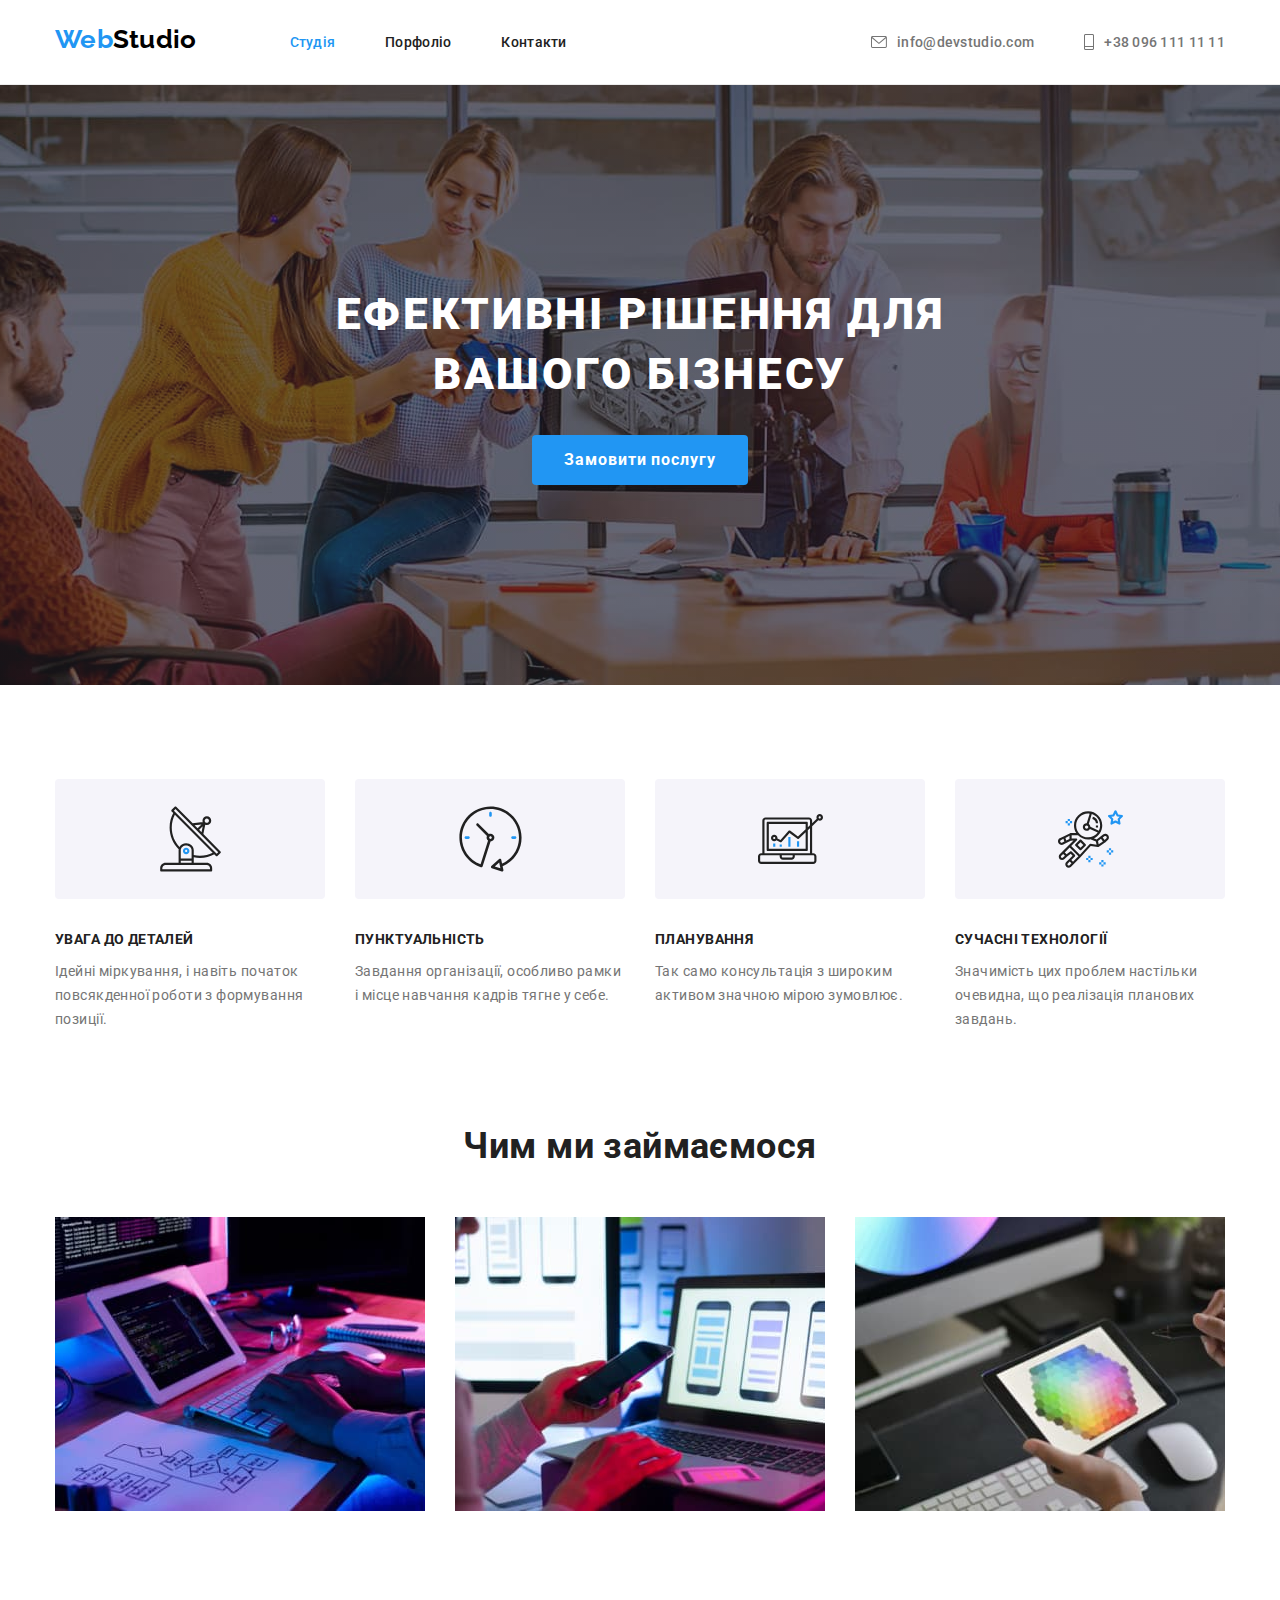
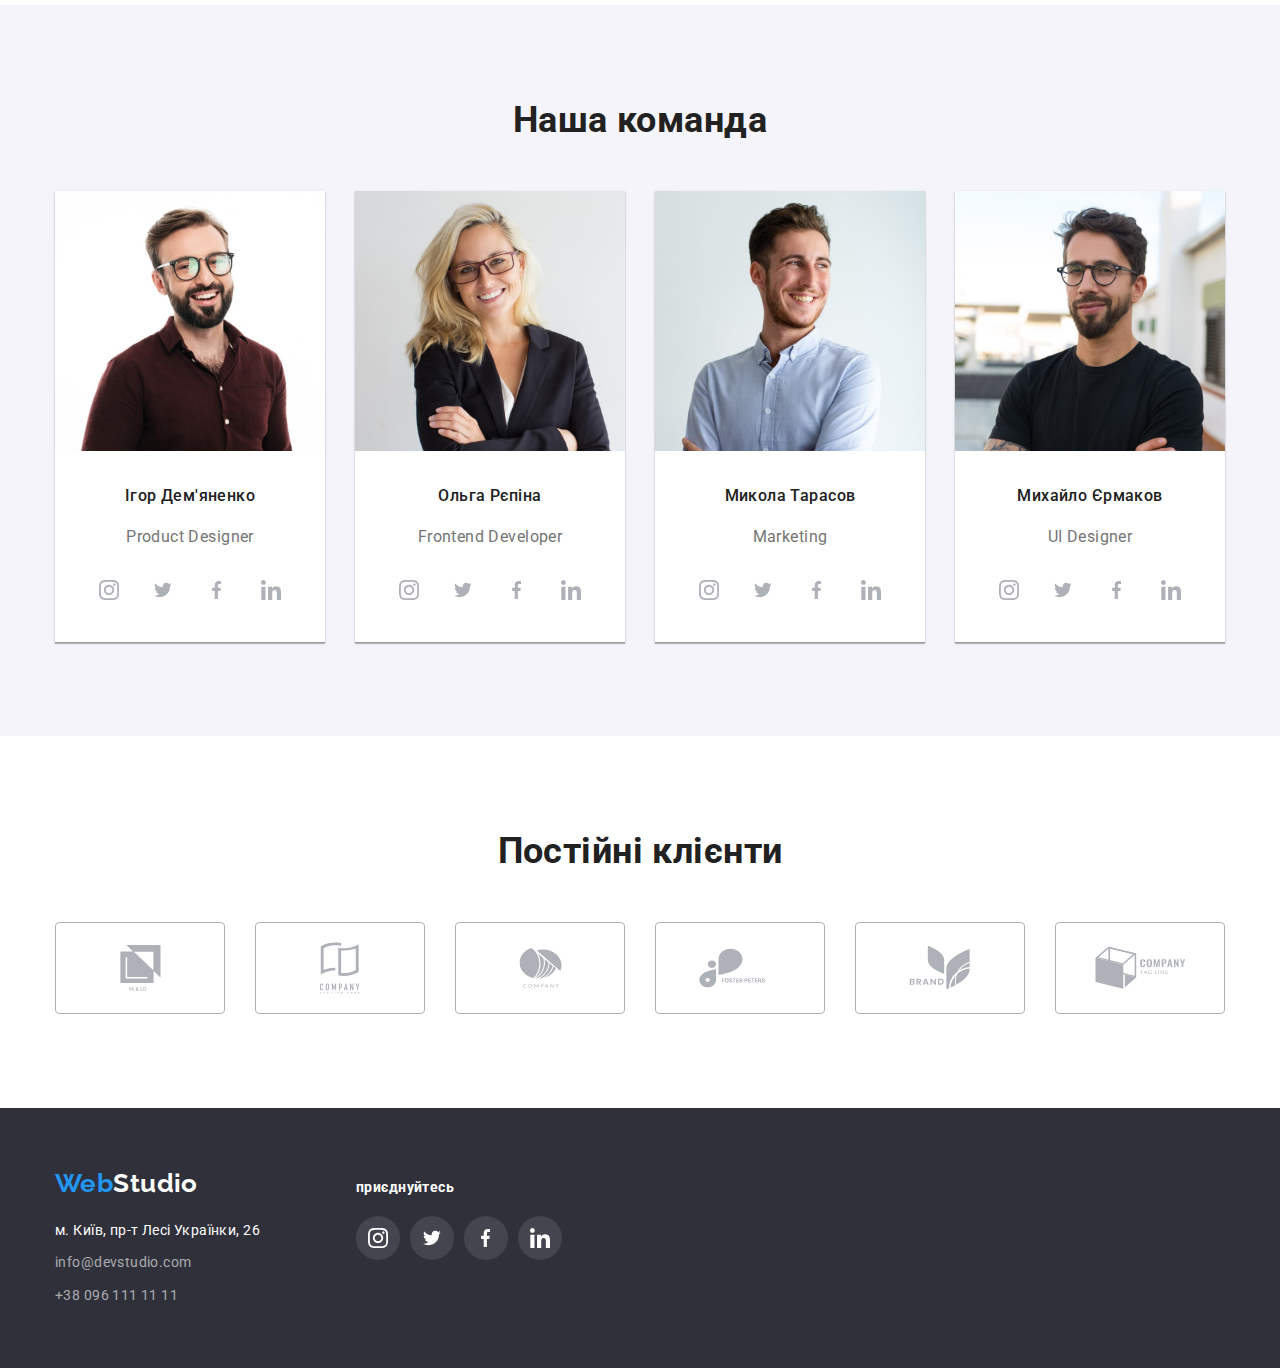
<file: index.html>
<!DOCTYPE html>
<html lang="uk">
  <head>
    <meta charset="UTF-8" />
    <meta http-equiv="X-UA-Compatible" content="IE=edge" />
    <meta name="viewport" content="width=device-width, initial-scale=1.0" />
    <title>Студія</title>
    <link rel="preconnect" href="https://fonts.googleapis.com" />
    <link rel="preconnect" href="https://fonts.gstatic.com" crossorigin />
    <link
      href="https://fonts.googleapis.com/css2?family=Raleway:wght@700&family=Roboto:wght@400;500;700&display=swap"
      rel="stylesheet"
    />
    <link
      rel="stylesheet"
      href="https://cdnjs.cloudflare.com/ajax/libs/modern-normalize/1.1.0/modern-normalize.min.css"
    />
    <link rel="stylesheet" href="./css/styles.css" />
  </head>
  <body>
    <!-- Шапка-->
    <header class="header">
      <div class="container main">
        <nav class="site-nav">
          <a href="" class="logo"> <span class="accent">Web</span>Studio</a>
          <ul class="site-nav list">
            <li class="item"><a href="" class="link current">Студія</a></li>
            <li class="item">
              <a href="./portfolio.html" class="link">Порфоліо</a>
            </li>
            <li class="item"><a href="" class="link">Контакти</a></li>
          </ul>
        </nav>
        <ul class="site-contact list">
          <li class="item">
            <a href="mailto:info@devstudio.com" class="link link-mail"
              >
              <svg class="mail-icon" width="16" height="12">
                <use href="./images/icons.svg#icon-mail"></use>
              </svg>
              info@devstudio.com </a> 
          </li>
          <li class="item">
            <a href="tel:+380961111111" class="tel"> 
              <svg class="phone-icon" width="10" height="16">
              <use href="./images/icons.svg#icon-phone"></use>
            
            </svg>+38 096 111 11 11</a>
          </li>
        </ul>
      </div>
    </header>
    <main>
      <!-- Секція HERO-->
      
      <section class="hero">
        <div class="overlay">
          <h1 class="title-hero">Ефективні рішення для вашого бізнесу</h1>
          <button type="button" class="hero-button">Замовити послугу</button>
        </div>
      </section>
      <!-- Секція Якості-->
      <section class="section">
        <div class="container">
          <h2 class="section-title quality">Якості</h2>
          <ul class="section-list list">
            <li class="item attention">
              <div class="pictures">
                <svg class="antenna-icon" width="65" height="70" >
                  <use href="./images/icons.svg#icon-antenna">
                
                  </use>
                </svg>
              </div>
              <h3 class="section-title-list">УВАГА ДО ДЕТАЛЕЙ</h3>
              <p>
                Ідейні міркування, і навіть початок повсякденної роботи з
                формування позиції.
              </p>
            </li>
            <li class="item punctuality">
              <div class="pictures">
                <svg class="antenna-icon" width="65" height="70" >
                  <use href="./images/icons.svg#icon-clock">
                
                  </use>
                </svg>
              </div>
              <h3 class="section-title-list">ПУНКТУАЛЬНІСТЬ</h3>
              <p>
                Завдання організації, особливо рамки і місце навчання кадрів
                тягне у себе.
              </p>
            </li>
            <li class="item plan">
              <div class="pictures">
                <svg class="antenna-icon" width="65" height="70" >
                  <use href="./images/icons.svg#icon-diagram">
                
                  </use>
                </svg>
              </div>
              <h3 class="section-title-list">ПЛАНУВАННЯ</h3>
              <p>
                Так само консультація з широким активом значною мірою зумовлює.
              </p>
            </li>
            <li class="item technics">
              <div class="pictures">
                <svg class="antenna-icon" width="65" height="70" >
                  <use href="./images/icons.svg#icon-astronaut">
                
                  </use>
                </svg>
              </div>
              <h3 class="section-title-list">СУЧАСНІ ТЕХНОЛОГІЇ</h3>
              <p>
                Значимість цих проблем настільки очевидна, що реалізація
                планових завдань.
              </p>
            </li>
          </ul>
        </div>
      </section>
      <!--Секція чим займаємося-->
      <section class="section work">
        <div class="container">
          <h2 class="section-title">Чим ми займаємося</h2>
          <ul class="work-list list">
            <li class="list">
              <img
                src="images/box1.jpg"
                alt="tablet on the table"
                width="370"
              />
            </li>
            <li class="list">
              <img src="images/box2.jpg" alt="phone in hand" width="370" />
            </li>
            <li class="list">
              <img
                src="images/box3.jpg"
                alt="tablet with bright picture in hands"
                width="370"
              />
            </li>
          </ul>
        </div>
      </section>

      <!-- Секція Команда-->
      <section class="section section-team">
        <div class="container">
          <h2 class="section-title">Наша команда</h2>
          <ul class="team-list list">
            <li class="item last">
              <img src="images/img.jpg" alt="man" width="270" />
              <h3 class="name">Ігор Дем'яненко</h3>
              <p class="position">Product Designer</p>
              
                <ul class="list team-social">
                  <li class="item"> <a href="" class="icon"><svg width="20" height="20" >
                    <use href="./images/icons.svg#icon-insta">
                
                    </use>
                  </svg> </a></li>
                
                  <li class="item"> <a href="" class="icon"><svg width="20" height="16" >
                    <use href="./images/icons.svg#icon-twitter">
                
                    </use>
                  </svg></a></li>
                  <li class="item"> <a href="" class="icon"><svg  width="10" height="20" >
                    <use href="./images/icons.svg#icon-facebook">
                
                    </use>
                  </svg></a></li>
                  <li class="item"> <a href="" class="icon"><svg  width="20" height="20" >
                    <use href="./images/icons.svg#icon-linkedin">
                
                    </use>
                  </svg></a></li>
                </ul>
          
             
            </li>
            <li class="item last">
              <img src="images/img(1).jpg" alt="woman" width="270" />
              <h3 class="name">Ольга Рєпіна</h3>
              <p class="position">Frontend Developer</p>
              
                <ul class="list team-social">
                  <li class="item"> <a href="" class="icon"><svg width="20" height="20" >
                    <use href="./images/icons.svg#icon-insta">
                
                    </use>
                  </svg> </a></li>
                
                  <li class="item"> <a href="" class="icon"> <svg width="20" height="16" >
                    <use href="./images/icons.svg#icon-twitter">
                
                    </use>
                  </svg></a></li>
                  <li class="item"> <a href="" class="icon">  <svg width="10" height="20" >
                    <use href="./images/icons.svg#icon-facebook">
                
                    </use>
                  </svg></a></li>
                  <li class="item"> <a href="" class="icon"> <svg width="20" height="20" >
                    <use href="./images/icons.svg#icon-linkedin">
                
                    </use>
                  </svg></a></li>
                </ul>
             
            </li>
            <li class="item last">
              <img src="images/img(2).jpg" alt="man" width="270" />
              <h3 class="name">Микола Тарасов</h3>
              <p class="position">Marketing</p>
              
                <ul class="list team-social">
                  <li class="item"> <a href="" class="icon"><svg width="20" height="20" >
                    <use href="./images/icons.svg#icon-insta">
                
                    </use>
                  </svg> </a></li>
                
                  <li class="item"> <a href="" class="icon"> <svg width="20" height="16" >
                    <use href="./images/icons.svg#icon-twitter">
                
                    </use>
                  </svg></a></li>
                  <li class="item"> <a href="" class="icon"><svg width="10" height="20" >
                    <use href="./images/icons.svg#icon-facebook">
                
                    </use>
                  </svg></a></li>
                  <li class="item"> <a href="" class="icon"> <svg width="20" height="20" >
                    <use href="./images/icons.svg#icon-linkedin">
                
                    </use>
                  </svg></a></li>
                </ul>
              
            </li>
            <li class="item last">
              <img src="images/img(3).jpg" alt="man" width="270" />
              <h3 class="name">Михайло Єрмаков</h3>
              <p class="position">UI Designer</p>
              
                <ul class="list team-social">
                  <li class="item"> <a href="" class="icon"><svg width="20" height="20" >
                    <use href="./images/icons.svg#icon-insta">
                
                    </use>
                  </svg> </a></li>
                
                  <li class="item"> <a href="" class="icon"> <svg width="20" height="16" >
                    <use href="./images/icons.svg#icon-twitter">
                
                    </use>
                  </svg></a></li>
                  <li class="item"> <a href="" class="icon"><svg width="10" height="20" >
                    <use href="./images/icons.svg#icon-facebook">
                
                    </use>
                  </svg></a> </li>
                  <li class="item"> <a href="" class="icon"><svg width="20" height="20" >
                    <use href="./images/icons.svg#icon-linkedin">
                
                    </use>
                  </svg></a></li>
                </ul>
              
            </li>
          </ul>
        </div>
      </section>
      <!-- Секція Постійні клієнти -->
      <section class="section">
        <div class="container">
          <h2 class="section-title">Постійні клієнти</h2>
          <ul class="client-list list">
            <li class="item"> <a href=""class="link areal"><svg class="client-icon" width="41" height="46">
              <use href="./images/icons.svg#icon-client-1"></use>
            </svg></a></li>
            <li class="item"> <a href="" class="link areal"><svg class="client-icon" width="40" height="52">
              <use href="./images/icons.svg#icon-client-2"></use>
            </svg></a></li>
            <li class="item"> <a href="" class="link areal"><svg class="client-icon" width="43" height="41">
              <use href="./images/icons.svg#icon-client-3"></use>
            </svg></a></li>
            <li class="item"> <a href="" class="link areal"><svg class="client-icon" width="84" height="40">
              <use href="./images/icons.svg#icon-client-4"></use>
            </svg></a></li>
            <li class="item"> <a href="" class="link areal"><svg class="client-icon" width="62" height="45">
              <use href="./images/icons.svg#icon-client-5"></use>
            </svg></a></li>
            <li class="item"> <a href="" class="link areal"><svg class="client-icon" width="93" height="43">
              <use href="./images/icons.svg#icon-client-6"></use>
            </svg></a></li>
          </ul>
        </div>
      </section>
    </main>
    <!--підвал-->
    <footer class="footer">
<div class="container footer-item">

      <div class=" footer-container">

    <a href="" class="footer-logo">
      <span class="accent">Web</span>Studio</a
    >
    <address class="site-adress">
      <ul class="site-adress list">
        <li class="item">
          <a href="" class="link"> м. Київ, пр-т Лесі Українки, 26</a>
        </li>
        <li class="item">
          <a href="mailto:info@devstudio.com" class="link-contact"
            >info@devstudio.com</a
          >
        </li>
        <li class="item">
          <a href="tel:+380961111111" class="link-contact"
            >+38 096 111 11 11</a
          >
        </li>
      </ul>
    </address>
  </div>

    <div class="container-icon">
      <p class="footer-tittle">приєднуйтесь</p> 
      <ul class="list footer-icons">
        <li class="item"> <a href="" class="icon"><svg width="20" height="20" >
          <use href="./images/icons.svg#icon-insta">
      
          </use>
        </svg> </a></li>
      
        <li class="item"> <a href="" class="icon"><svg width="20" height="16" >
          <use href="./images/icons.svg#icon-twitter">
      
          </use>
        </svg></a></li>
        <li class="item"> <a href="" class="icon"><svg  width="10" height="20" >
          <use href="./images/icons.svg#icon-facebook">
      
          </use>
        </svg></a></li>
        <li class="item"> <a href="" class="icon"><svg  width="20" height="20" >
          <use href="./images/icons.svg#icon-linkedin">
      
          </use>
        </svg></a></li>
      </ul>
    </div class="container-icon">
  </div>


        
       
      
    </footer>
  </body>
</html>
</file>
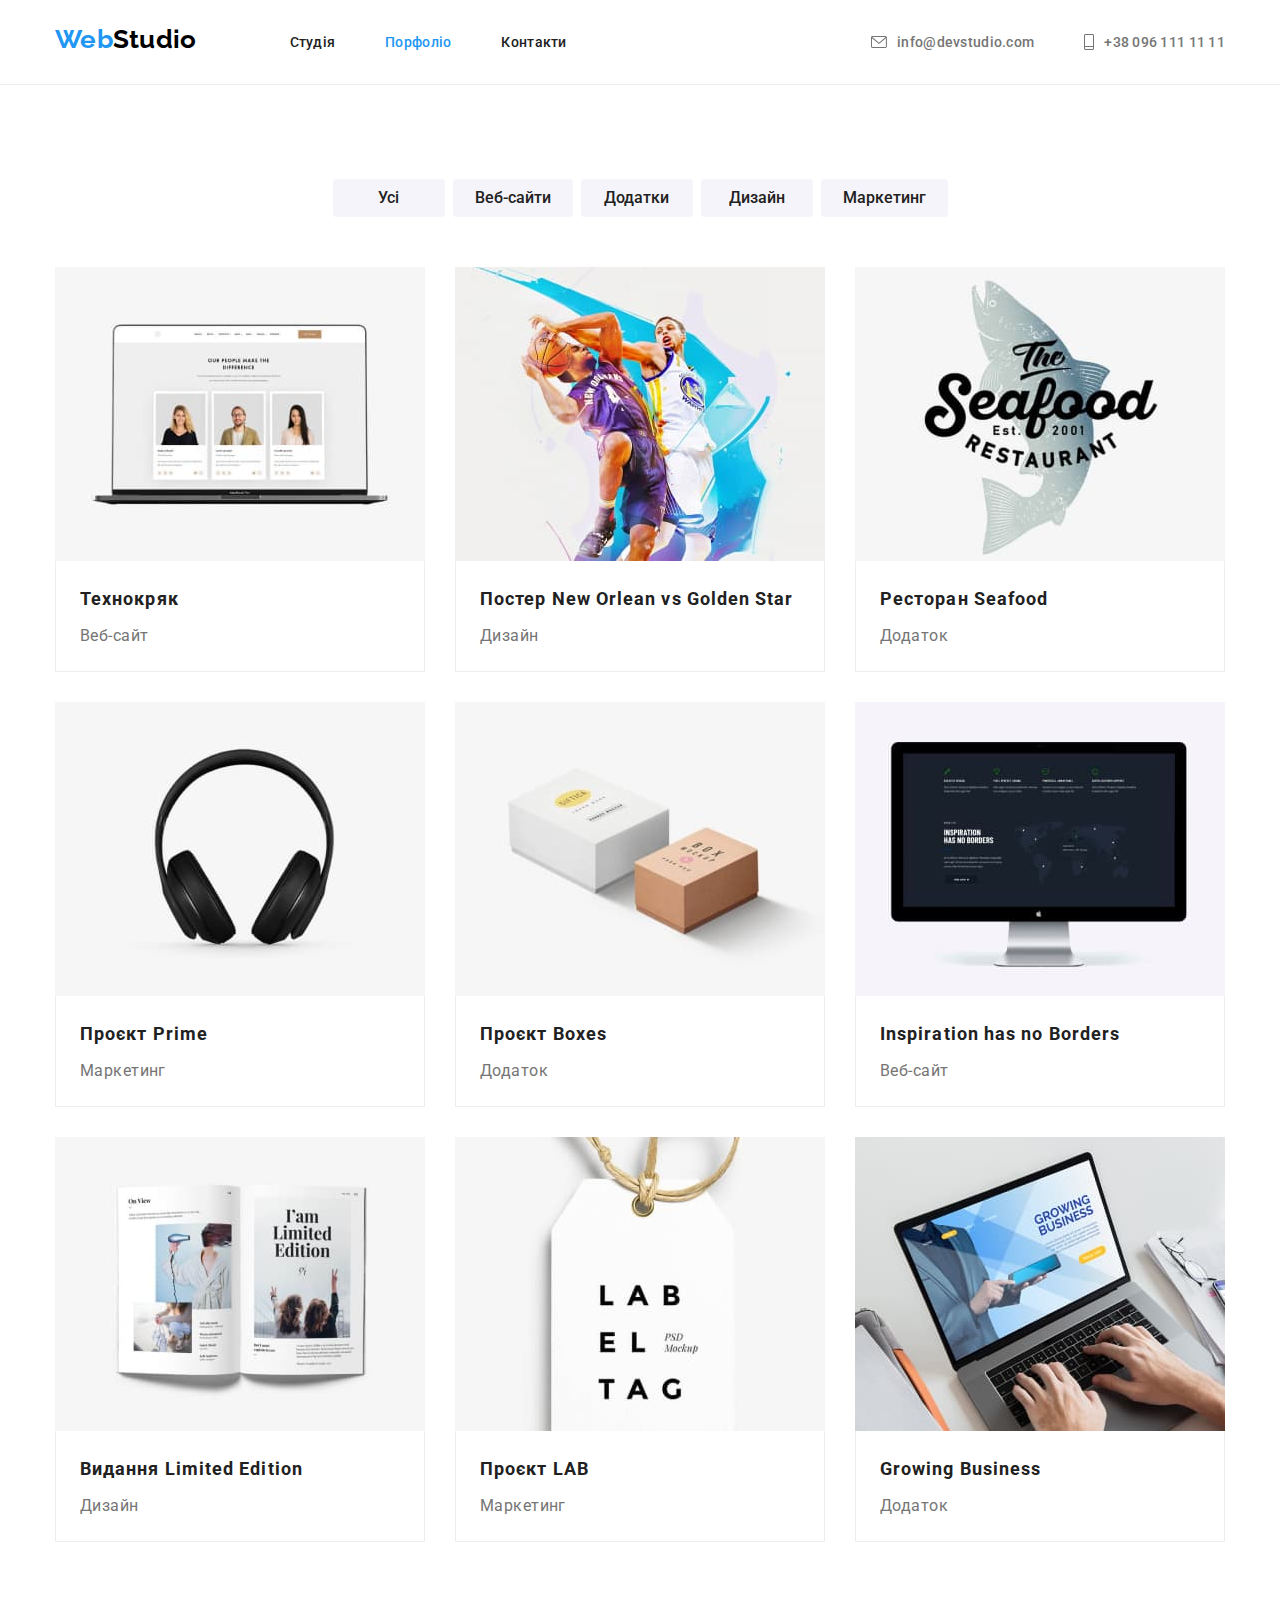
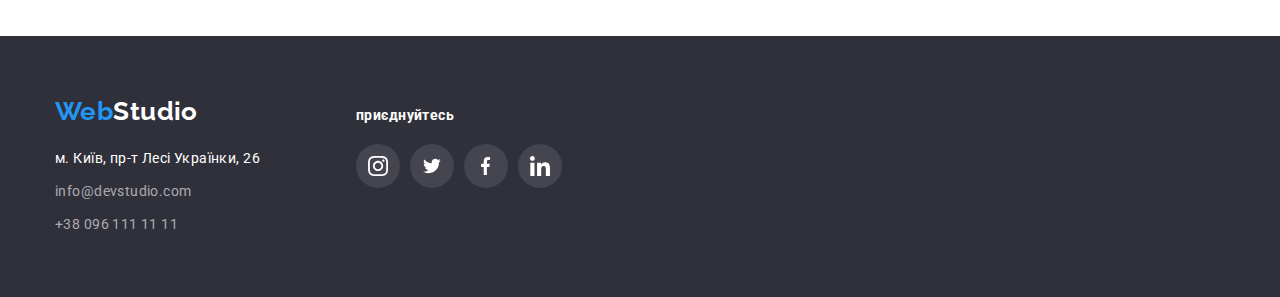
<file: portfolio.html>
<!DOCTYPE html>
<html lang="uk">
  <head>
    <meta charset="UTF-8" />
    <meta http-equiv="X-UA-Compatible" content="IE=edge" />
    <meta name="viewport" content="width=device-width, initial-scale=1.0" />
    <title>Portfolio</title>
    <link rel="preconnect" href="https://fonts.googleapis.com" />
    <link rel="preconnect" href="https://fonts.gstatic.com" crossorigin />
    <link
      href="https://fonts.googleapis.com/css2?family=Raleway:wght@700&family=Roboto:wght@400;500;700&display=swap"
      rel="stylesheet"
    />
    <link
      rel="stylesheet"
      href="https://cdnjs.cloudflare.com/ajax/libs/modern-normalize/1.1.0/modern-normalize.min.css"
    />
    <link rel="stylesheet" href="./css/styles.css" />
  </head>
  <body>
    <header class="header">
      <div class="container main">
        <nav class="site-nav">
          <a href="" class="logo"> <span class="accent">Web</span>Studio</a>
          <ul class="site-nav list">
            <li class="item"><a href="./index.html" class="link">Студія</a></li>
            <li class="item"><a href="" class="link current">Порфоліо</a></li>
            <li class="item"><a href="" class="link">Контакти</a></li>
          </ul>
        </nav>
        <ul class="site-contact list">
          <li class="item">
            <a href="mailto:info@devstudio.com" class="link link-mail"
              ><svg class="mail-icon" width="16" height="12">
                <use href="./images/icons.svg#icon-mail"></use></svg
              >info@devstudio.com</a
            >
          </li>
          <li class="item">
            <a href="tel:+380961111111" class="tel"
              ><svg class="phone-icon" width="10" height="16">
                <use href="./images/icons.svg#icon-phone"></use></svg
              >+38 096 111 11 11</a
            >
          </li>
        </ul>
      </div>
    </header>
    <main>
      <!-- Hero section -->
      <section class="section">
        <div class="container">
          <h1 class="types">Види робіт</h1>
          <div class="container-btn">
            <ul class="list btn-work">
              <li class="item">
                <button type="button" class="button">Усі</button>
              </li>
              <li class="item">
                <button type="button" class="button">Веб-сайти</button>
              </li>
              <li class="item">
                <button type="button" class="button">Додатки</button>
              </li>
              <li class="item">
                <button type="button" class="button">Дизайн</button>
              </li>
              <li class="item">
                <button type="button" class="button">Маркетинг</button>
              </li>
            </ul>
          </div>
          <ul class="list portfolio-list">
            <li class="item">
              <a href="" class="image">
                 <img
                  src="./images/portfolio/img-1.jpg"
                  alt="Технокряк"
                  width="370"
                  height="294"
                
              />
              <div class="portfolio-img">
                <h2 class="signature ">Технокряк</h2>
                <p class="text">Веб-сайт</p>
              </div>
            </a>
              </li>

            <li class="item">
              <a href="" class="image"
                ><img
                  src="./images/portfolio/img-2.jpg"
                  alt="Постер"
                  width="370"
                  height="294"
                  
              />
              <div class="portfolio-img">
                <h2 class="signature">Постер New Orlean vs Golden Star</h2>
                <p class="text">Дизайн</p>
              </div></a>
            </li>
            <li class="item">
              <a href=""class="image"
                ><img
                  src="./images/portfolio/img-3.jpg"
                  alt="Ресторан"
                  width="370"
                  height="294"
                 
              /> 
              <div class="portfolio-img">
                <h2 class="signature">Ресторан Seafood</h2>
                <p class="text">Додаток</p>
              </div></a>
            </li>
            <li class="item">
              <a href="" class="image"
                ><img
                  src="./images/portfolio/img-4.jpg"
                  alt="Prime"
                  width="370"
                  height="294"
                  
              /> 

              <div class="portfolio-img">
                <h2 class="signature">Проєкт Prime</h2>
                <p class="text">Маркетинг</p>
              </div> </a>
            </li>
            <li class="item">
              <a href="" class="image"
                ><img
                  src="./images/portfolio/img-5.jpg"
                  alt="Boxes"
                  width="370"
                  height="294"
                  
              /> 
              <div class="portfolio-img">
                <h2 class="signature">Проєкт Boxes</h2>
                <p class="text">Додаток</p>
              </div> </a>
            </li>
            <li class="item">
              <a href="" class="image"
                ><img
                  src="./images/portfolio/img-6.jpg"
                  alt="Inspiration has no Borders"
                  width="370"
                  height="294"
                  
              /> 

              <div class="portfolio-img">
                <h2 class="signature">Inspiration has no Borders</h2>
                <p class="text">Веб-сайт</p>
              </div> </a>
            </li>
            <li class="item">
              <a href="" class="image"
                ><img
                  src="./images/portfolio/img-7.jpg"
                  alt=" Limited Edition"
                  width="370"
                  height="294"
                  
              /> 

              <div class="portfolio-img">
                <h2 class="signature">Видання Limited Edition</h2>
                <p class="text">Дизайн</p>
              </div> </a>
            </li>
            <li class="item">
              <a href="" class="image"
                ><img
                  src="./images/portfolio/img-8.jpg"
                  alt="LAB"
                  width="370"
                  height="294"
                  
              /> 

              <div class="portfolio-img">
                <h2 class="signature">Проєкт LAB</h2>
                <p class="text">Маркетинг</p>
              </div> </a>
            </li>
            <li class="item">
              <a href="" class="image"
                ><img
                  src="./images/portfolio/img-9.jpg"
                  alt="Growing Business"
                  width="370"
                  height="294"
                  
              /> 

              <div class="portfolio-img">
                <h2 class="signature">Growing Business</h2>
                <p class="text">Додаток</p>
              </div> </a>
            </li>
          </ul>
        </div>
      </section>
    </main>
    <!--  підвал -->
    <footer class="footer">
      <div class="container footer-item">
      
            <div class=" footer-container">
      
          <a href="" class="footer-logo">
            <span class="accent">Web</span>Studio</a
          >
          <address class="site-adress">
            <ul class="site-adress list">
              <li class="item">
                <a href="" class="link"> м. Київ, пр-т Лесі Українки, 26</a>
              </li>
              <li class="item">
                <a href="mailto:info@devstudio.com" class="link-contact"
                  >info@devstudio.com</a
                >
              </li>
              <li class="item">
                <a href="tel:+380961111111" class="link-contact"
                  >+38 096 111 11 11</a
                >
              </li>
            </ul>
          </address>
        </div>
      
          <div class="container-icon">
            <p class="footer-tittle">приєднуйтесь</p> 
            <ul class="list footer-icons">
              <li class="item"> <a href="" class="icon"><svg width="20" height="20" >
                <use href="./images/icons.svg#icon-insta">
            
                </use>
              </svg> </a></li>
            
              <li class="item"> <a href="" class="icon"><svg width="20" height="16" >
                <use href="./images/icons.svg#icon-twitter">
            
                </use>
              </svg></a></li>
              <li class="item"> <a href="" class="icon"><svg  width="10" height="20" >
                <use href="./images/icons.svg#icon-facebook">
            
                </use>
              </svg></a></li>
              <li class="item"> <a href="" class="icon"><svg  width="20" height="20" >
                <use href="./images/icons.svg#icon-linkedin">
            
                </use>
              </svg></a></li>
            </ul>
          </div class="container-icon">
        </div>
      
      
              
             
            
          </footer>
  </body>
</html>
</file>
<file: css/styles.css>
:root {
--primary-white-color: #F5F5F5;
--secondary-color: #2F303A;
--primary-text-color: #212121;
--secondary-text-color: #757575;
--accent-color: #2196F3;
--button-background-color: #F5F4FA;
--text-color-white:  #FFFFFF;
--text-color-black: #000000;
}

.list{
list-style: none;
padding: 0;
margin: 0;
}

h1, h2, h3, h4, h5, h6, p, ul {
margin-top: 0;
margin-bottom: 0;
} 

body {
background-color: var(--text-color-white);
color: var(--secondary-text-color);
font-family: Roboto, sans-serif;
letter-spacing: 0.03em;
font-weight: 400;
font-size: 14px;
line-height: 1.7;
}

img {
    display: block;
    max-width: 100%;
    height: auto;
}

/* Стилі для index.html */

.container {
width: 1200px;
margin-left: auto;
margin-right: auto;
padding-left: 15px;
padding-right: 15px;
align-items: center;
}

.header {
background-color: var(--text-color-white);
border-bottom: 1px solid #ECECEC;
}

/* Стилі навігаціі */

.main {
display: flex;
align-items: center;
}

.site-nav,
.site-contact {
display: flex;
font-weight: 500;
font-size: 14px;
line-height: 1.43;
letter-spacing: 0.02em;

}

.site-nav .link {
display: block;
padding-top: 32px;
padding-bottom: 32px;

color: var(--primary-text-color);
text-decoration: none;
}
.site-nav .item {
margin-right: 50px;
}

.site-nav .item:last-child {
margin-right: 0px;
}

.site-nav .list {
display: flex;
align-items: center;
}

.site-nav .link.current {
display: block;
color: var(--accent-color);
}

.site-nav .link:hover,
.site-nav .link:focus {
color: var(--accent-color);
}

/* Стилі контактів */

.site-contact {
margin-left: auto;
}

.site-contact .link {
display: flex;
padding-top: 32px;
padding-bottom: 32px;
text-decoration: none;
color: var(--secondary-text-color);
align-items: center;

}

.mail-icon {
margin-right: 10px;

fill: currentColor;

}

.site-contact .item .mail-icon:hover {
fill: #2196F3;
}

.site-contact .item+.item {
margin-left: 50px;
}

.link-mail:hover,
.link-mail:focus {
color: var(--accent-color);
}

.site-contact .tel {
display:flex;
padding-top: 32px;
padding-bottom: 32px;
text-decoration: none;
color: var(--secondary-text-color);
align-items: center;
}

.tel {
 
color: var(--secondary-text-color);
text-decoration: none;

}

.tel:hover,
.tel:focus {
color: var(--accent-color);
}
.phone-icon {
 margin-right: 10px;
 
 fill: currentColor;
}

.site-contact .item .phone-icon:hover {
fill: #2196F3;
}
/* Стилі лого*/

.logo {
display: block;
padding-top: 24px;
padding-bottom: 25px;
margin-right: 93px;
color: var(--text-color-black);
text-decoration: none;
font-family: Raleway, sans-serif;
font-weight: 700;
font-size: 26px;
line-height: 1.19;
}

.logo:hover,
.logo:focus {
color: var(--accent-color);
}

.accent {
color: var(--accent-color);
}

/* hero */
.hero {

text-align: center;


}

.overlay {
height: 600px;
max-width: 1600px;
margin-left: auto;
margin-right: auto;
background-image: linear-gradient(
    
    rgba(47, 48, 58, 0.4),
    rgba(47, 48, 58, 0.4)
    ),
    url(../images/hero.jpg);
background-repeat: no-repeat;
background-position: center;
background-size: cover;
padding-top: 200px;

}

.title-hero {
color: var(--text-color-white);
font-weight: 900;
font-size: 44px;
line-height: 1.36;
letter-spacing: 0.06em;
text-transform: uppercase;
margin-left: auto;
margin-right: auto;
margin-bottom: 30px;
width: 696px;
}

.hero-button {
display: block;
margin-left: auto;
margin-right: auto;

background: var(--accent-color);
color: var(--text-color-white);
font-weight: 700;
font-size: 16px;
line-height: 1.88;
align-items: center;
letter-spacing: 0.06em;
cursor: pointer;
font-family: Roboto, sans-serif;
border-radius: 4px;
padding: 10px 32px;
min-width: 216px;
border: none;
}

/* Секції */

.section {
padding-top: 94px;
padding-bottom: 94px;
}

/*  Секція якості */

.quality {
position: absolute;
width: 1px;
height: 1px;
margin: -1px;
border: 0;
padding: 0;

white-space: nowrap;
clip-path: inset(100%);
clip: rect(0 0 0 0);
overflow: hidden;
}

.section-list {
display: flex;
flex-wrap: wrap;
}

.section-list .item {
width: 270px;
margin-right: 30px;
}

.section .list .item:last-child{
margin-right: 0;
}
.pictures {
    width: 270px;
    height: 120px;
    display: flex;
    justify-content: center;
    align-items: center;
    background: #F5F4FA;
     border-radius: 4px;
     margin-bottom: 30px  
}

/* Секція Чим ми займаємось */
.work-list {
display: flex;
}
.work {
    padding-top: 0;
}
.work-list .list{
width: 370px;
margin-right: 30px;
}

.work-list .list:last-child{
margin-right: 0;
}
 
/* Секція Команда */

.section-team {
background-color: var(--button-background-color);
}

.section-title {
color: var(--primary-text-color);
font-weight: 700;
font-size: 36px;
line-height: 1.167;
text-align: center;
margin-bottom: 50px;
}
.section-title-list {
color: var(--primary-text-color);
font-weight: 700;
font-size: 14px;
line-height: 1.43;
text-transform: uppercase;
margin-bottom: 11px;  
}

.name {
color: var(--primary-text-color);
font-weight: 500;
font-size: 16px;
line-height: 1.88;
margin-bottom: 10px;
margin-top: 30px;
}

.position {

font-size: 16px;
line-height: 1.88;
text-align: center;
display: block;
margin-bottom: 16px;

}

.team-list {
display: flex;
}

.team-list .item{
background: var(--text-color-white);
margin-right: 30px;


}
.team-list .last {
    box-shadow: 0px 1px 3px rgba(0, 0, 0, 0.12),
 0px 1px 1px rgba(0, 0, 0, 0.14),
 0px 2px 1px rgba(0, 0, 0, 0.2);
}
.team-list .item:last-child {
margin-right: 0;
}

.last {
display: block;
text-align: center;
}

.team-social {
display: flex;
margin-bottom: 30px;
justify-content: center;

}
.team-social .item {
  margin: 0 10px 0 0;
    }
 

.icon {
    display: flex;
    justify-content: center;
    align-items: center;
    width: 44px;
    height: 44px;
    border-radius: 50%;
fill: #AFB1B8;
}
.team-social .item .icon:hover,
.team-social .item .icon:focus {
fill: #FFFFFF;
background: #2196F3;
}


/* Секція Постійні клієнти */


.client-list {
    display: flex;
    justify-content: space-between;
 
}
.areal {
    display: flex;
    border: 1px solid #AFB1B8;
    border-radius: 4px;
    width: 170px;
    height: 92px; 
    justify-content: center;
 align-items: center; 
 
}

.client-icon {
 
  fill : #AFB1B8;   
}

.areal:hover> svg,
.areal:focus> svg {
    fill: #2196F3;
    
}
.areal:hover,
.areal:focus {
  border-color: #2196F3;
    
}


/* Footer */
.footer {
background: var(--secondary-color);
padding-top: 60px;
padding-bottom: 60px;
}
.footer-container {
    width: 231px;
    margin-right: 70px;
}
.footer-item {
    display: flex;
    align-items: baseline;
}
.footer-logo {
display: inline-block;
padding-bottom: 20px;
color: var(--text-color-white);
font-family: 'Raleway';
font-weight: 700;
font-size: 26px;
line-height: 1.19;
text-decoration: none;
}

.footer-logo:hover,
.footer-logo:focus{
color: var(--accent-color);
}

.site-adress .link{
display: inline-block;

text-decoration: none;
color: var(--text-color-white);
font-weight: 400;
font-size: 14px;
line-height: 1.71;
font-style: normal;
}

.site-adress .link:hover, 
.site-adress .link:focus {
color: var(--accent-color);
}
.site-adress .item:not(:last-child) {
margin-bottom: 9px;
}

.link-contact {
display: inline-block;

text-decoration: none;
font-style: normal;
font-weight: 400;
font-size: 14px;
line-height: 1.71;
color: rgba(255, 255, 255, 0.6)
}

.link-contact:hover,
.link-contact:focus {
color:  var(--accent-color);
}

.container-icon {
    width: 206px;
    display: flex;
    flex-wrap: wrap;
    
    
}

.footer-icons {
    display: flex;
}
.footer-tittle {
display: flex;
font-weight: 700;
font-size: 14px;
line-height: 1.14;
color: var(--text-color-white);
margin-bottom: 20px;
}


.footer-icons .icon {
   
    background: rgba(255, 255, 255, 0.1);
    fill: #FFFFFF;
}
.footer-icons .item {
    margin-right: 10px;
}
.footer-icons .item:last-child {
margin-right: 0;
}
.footer-icons .item :hover {
    background: #2196F3;
}
/* стилі для portfolio.html */


.types {
position: absolute;
width: 1px;
height: 1px;
margin: -1px;
border: 0;
padding: 0;

white-space: nowrap;
clip-path: inset(100%);
clip: rect(0 0 0 0);
overflow: hidden;
}

.button {
color: var(--primary-text-color);
background-color: var(--button-background-color);
font-weight: 500;
font-size: 16px;
line-height: 1.625;
text-align: center;
cursor: pointer;
font-family: Roboto, sans-serif;
border-radius: 4px;
padding: 6px 22px;
display: inline-block;
min-width: 112px;
border: none;
}

.button:hover,
.button:focus {
color: var(--text-color-white);
background-color: var(--accent-color);
}
    

.container-btn {
display: flex;
margin-bottom: 50px;
justify-content: center;
}

.btn-work {
display: flex;
}

.btn-work .item {
margin-right: 8px;

}

.btn-work .item :last-child {
margin-right: 0;
}
.btn-work .item :hover,
.btn-work .item :focus {
    box-shadow: 0px 3px 1px rgba(0, 0, 0, 0.1),
     0px 1px 2px rgba(0, 0, 0, 0.08),
      0px 2px 2px rgba(0, 0, 0, 0.12);
     
}

.portfolio-list {
display: flex;
flex-wrap: wrap;
}

.portfolio-list .item {
width: 370px;
margin-right: 30px;
margin-bottom: 30px;


}
.image {
   display: block; 
   text-decoration: none;
}

.portfolio-list .image:hover {
    box-shadow: 0px 1px 1px rgba(0, 0, 0, 0.12),
     0px 4px 4px rgba(0, 0, 0, 0.06),
     1px 4px 6px rgba(0, 0, 0, 0.16);
}
.portfolio-list .item:nth-child(3n) {
margin-right: 0;
}

.portfolio-list .item:nth-last-child(-n+3) {
margin-bottom: 0;
}

.portfolio-img {
padding: 20px 24px;
border-left: 1px solid #EEEEEE;
border-right: 1px solid #EEEEEE;
border-bottom: 1px solid #EEEEEE;
}

.signature {
color: var(--primary-text-color);
font-weight: 700;
font-size: 18px;
line-height: 2;
letter-spacing: 0.06em;
margin-bottom: 4px;

}

.text {
color: var(--secondary-text-color);
font-size: 16px;
line-height: 1.875;

}
</file>
